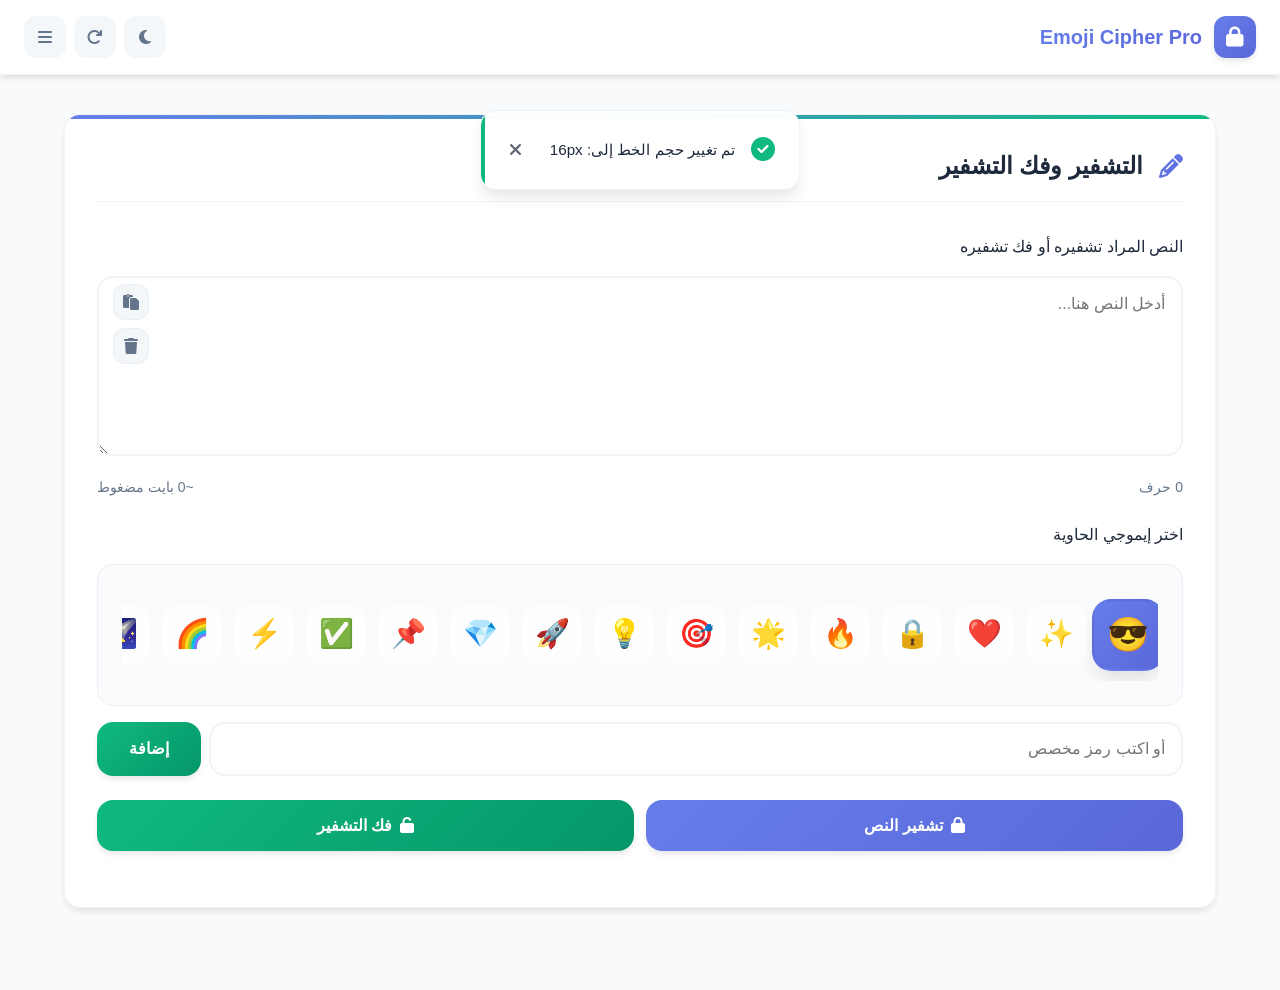
<file: index.html>
<!DOCTYPE html>
<html lang="ar" dir="rtl">
<head>
    <meta charset="utf-8">
    <meta name="viewport" content="width=device-width,initial-scale=1">
    <title>Emoji Cipher Pro — تشفير النصوص داخل إيموجي واحد</title>
    
    <!-- Meta Tags -->
    <meta name="description" content="تطبيق تشفير النصوص داخل الإيموجي - يعمل بدون إنترنت">
    <meta name="keywords" content="تشفير, إيموجي, نص, أمان, خصوصية">
    <meta name="author" content="Emoji Cipher Pro Team">
    
    <!-- PWA Meta Tags -->
    <meta name="theme-color" content="#667eea">
    <meta name="apple-mobile-web-app-capable" content="yes">
    <meta name="apple-mobile-web-app-status-bar-style" content="default">
    <meta name="apple-mobile-web-app-title" content="Emoji Cipher Pro">
    
    <!-- Favicon -->
    <link rel="icon" type="image/svg+xml" href="data:image/svg+xml,<svg xmlns='http://www.w3.org/2000/svg' viewBox='0 0 100 100'><text y='.9em' font-size='90'>🔒</text></svg>">
    
    <!-- Manifest -->
    <link rel="manifest" href="manifest.json">
    
    <!-- Styles -->
    <link rel="stylesheet" href="./assets/css/app.css">
</head>
<body class="theme-default">
    <!-- Navigation Bar -->
    <nav class="navbar">
        <div class="logo">
            <div class="logo-icon">
                <i class="fas fa-lock"></i>
            </div>
            <div class="logo-text">Emoji Cipher Pro</div>
        </div>
        
        <div class="nav-icons">
            <div class="nav-icon" id="toggleTheme" title="تبديل الثيم">
                <i class="fas fa-moon"></i>
            </div>
            <div class="nav-icon" id="resetBtn" title="إعادة تعيين التطبيق">
                <i class="fas fa-redo"></i>
            </div>
            <div class="nav-icon" id="menuToggle" title="فتح القائمة">
                <i class="fas fa-bars"></i>
            </div>
        </div>
    </nav>
    
    <!-- Sidebar -->
    <div class="sidebar">
        <div class="sidebar-header">
            <h2>الإعدادات والقوائم</h2>
            <div class="nav-icon" id="closeSidebar" title="إغلاق القائمة">
                <i class="fas fa-times"></i>
            </div>
        </div>
        
        <div class="sidebar-tabs">
            <div class="sidebar-tab active" data-tab="cipher">
                <i class="fas fa-lock"></i>
                <span>التشفير وفك التشفير</span>
            </div>
            <div class="sidebar-tab" data-tab="history">
                <i class="fas fa-history"></i>
                <span>سجل التشفير</span>
            </div>
            <div class="sidebar-tab" data-tab="settings">
                <i class="fas fa-cog"></i>
                <span>الإعدادات</span>
            </div>
            <div class="sidebar-tab" data-tab="emoji">
                <i class="fas fa-smile"></i>
                <span>إدارة الإيموجي</span>
            </div>
            <div class="sidebar-tab" data-tab="help">
                <i class="fas fa-question-circle"></i>
                <span>المساعدة</span>
            </div>
        </div>
        
        <div class="sidebar-content">
            <div class="advanced-options">
                <h3 id="advancedOptionsToggle">خيارات متقدمة</h3>
                <div class="advanced-options-content">
                    <div class="option-item">
                        <label for="useCompression">
                            <input id="useCompression" type="checkbox" checked/>
                            <i class="fas fa-compress-alt"></i>
                            ضغط النص
                        </label>
                    </div>

                    <div class="option-item">
                        <label for="autoCopyEncodedEmoji">
                            <input id="autoCopyEncodedEmoji" type="checkbox" checked/>
                            <i class="fas fa-copy"></i>
                            نسخ تلقائي للإيموجي المشفر
                        </label>
                    </div>

                    <div class="option-item">
                        <label for="autoCopyDecodedText">
                            <input id="autoCopyDecodedText" type="checkbox" checked/>
                            <i class="fas fa-clipboard-check"></i>
                            نسخ تلقائي للنص المفكوك
                        </label>
                    </div>

                    <div class="option-item">
                        <label for="showNotifications">
                            <input id="showNotifications" type="checkbox" checked/>
                            <i class="fas fa-bell"></i>
                            عرض الإشعارات
                        </label>
                    </div>
                    
                    <div class="option-item">
                        <label for="useEncrypt">
                            <input id="useEncrypt" type="checkbox"/>
                            <i class="fas fa-lock"></i>
                            تشفير بكلمة سر
                        </label>
                    </div>
                    
                    <div id="passwordSection" class="hidden" style="margin-top: 1rem;">
                        <label for="password">كلمة السر</label>
                        <div style="position: relative;">
                            <input id="password" type="password" placeholder="أدخل كلمة السر القوية"/>
                            <button id="togglePassword" type="button" style="position: absolute; left: 10px; top: 50%; transform: translateY(-50%); background: none; border: none; cursor: pointer;">
                                <i class="far fa-eye"></i>
                            </button>
                        </div>

                        <div style="margin-top: 0.75rem;">
                            <label for="encryptionStrength">قوة التشفير</label>
                            <select id="encryptionStrength" style="width: 100%; padding: 0.5rem; margin-top: 0.25rem;">
                                <option value="low">منخفضة (سريع)</option>
                                <option value="medium">متوسطة (متوازن)</option>
                                <option value="high" selected>عالية (آمن)</option>
                            </select>
                        </div>

                        <div style="margin-top: 0.5rem; font-size: 0.75rem; color: #64748b;">
                            <div id="passwordStrength" style="margin-bottom: 0.25rem;">قوة كلمة السر: <span style="color: #ef4444;">ضعيفة</span></div>
                            <div>نصيحة: استخدم 12 حرف على الأقل مع أرقام ورموز</div>
                        </div>
                    <div class="option-item" style="margin-top: 0.75rem; background: transparent; border: none; padding: 0;">
                        <label for="useCustomIterations">
                            <input id="useCustomIterations" type="checkbox"/>
                            <i class="fas fa-cogs"></i>
                            تحديد دورات مخصصة
                        </label>
                    </div>
                    <div id="customIterationsSection" class="hidden" style="margin-top: 0.5rem;">
                        <label for="customIterations">عدد الدورات (الأمان)</label>
                        <input id="customIterations" type="number" min="10000" step="1000" placeholder="e.g., 250000"/>
                        <div style="font-size: 0.75rem; color: #64748b; margin-top: 0.25rem;">
                            القيمة الموصى بها: 100,000 أو أعلى.
                        </div>
                    </div>
                    </div>
                </div>
            </div>
        </div>
    </div>
    
    <!-- Main Container -->
    <div class="container">
        <!-- Cipher Tab -->
        <div class="card tab-content active" id="cipherTab">
            <div class="card-header">
                <i class="fas fa-pencil-alt"></i>
                <h2>التشفير وفك التشفير</h2>
            </div>
            
            <!-- Input Section -->
            <div style="margin-bottom: 1.5rem;">
                <label for="inputText">النص المراد تشفيره أو فك تشفيره</label>
                <div class="textarea-container">
                    <textarea id="inputText" placeholder="أدخل النص هنا..." style="width: 100%; min-height: 180px; margin-bottom: 0.75rem; margin-top: 0.5rem;"></textarea>
                    <div class="input-actions">
                        <button id="pasteBtn" class="icon-btn" title="لصق">
                            <i class="fas fa-paste"></i>
                        </button>
                        <button id="deleteBtn" class="icon-btn" title="حذف الكل">
                            <i class="fas fa-trash"></i>
                        </button>
                    </div>
                </div>
                <div style="display: flex; justify-content: space-between; align-items: center; margin-bottom: 1rem;">
                    <div style="font-size: 0.875rem; color: #64748b;">
                        <span id="charCount">0</span> حرف
                    </div>
                    <div style="font-size: 0.875rem; color: #64748b;">
                        <span id="sizeEstimate">~0 بايت</span> مضغوط
                    </div>
                </div>
            </div>
            
            <!-- Emoji Selection -->
            <div style="margin-bottom: 1.5rem;">
                <label>اختر إيموجي الحاوية</label>
                
                <div class="emoji-slider-container">
                    <button class="slider-control prev" title="السابق">
                        <i class="fas fa-chevron-right"></i>
                    </button>
                    
                    <div class="emoji-slider" id="emojiSlider">
                        <!-- Will be populated by JavaScript -->
                    </div>
                    
                    <button class="slider-control next" title="التالي">
                        <i class="fas fa-chevron-left"></i>
                    </button>
                </div>
                
                <div style="display: flex; gap: 0.5rem; margin-top: 0.75rem;">
                    <input id="customChar" placeholder="أو اكتب رمز مخصص" style="flex: 1;"/>
                    <button id="addCustomEmoji" class="btn-secondary">إضافة</button>
                </div>
            </div>
            
            <!-- Action Buttons -->
            <div style="display: flex; gap: 0.75rem; flex-wrap: wrap; margin-bottom: 1.5rem;">
                <button id="encodeBtn" class="btn-primary" style="flex: 1;">
                    <i class="fas fa-lock"></i>
                    تشفير النص
                </button>
                <button id="decodeBtn" class="btn-secondary" style="flex: 1;">
                    <i class="fas fa-unlock"></i>
                    فك التشفير
                </button>
            </div>
            
            <!-- Results Section -->
            <div class="results-section" id="resultsSection" style="display: none;">
                <div class="card-header">
                    <i class="fas fa-code"></i>
                    <h3>النتيجة</h3>
                </div>
                
                <div class="textarea-container">
                    <textarea id="output" placeholder="النتيجة ستظهر هنا..." readonly style="width: 100%; min-height: 120px; margin-bottom: 1rem;"></textarea>
                    <div class="output-actions">
                        <button id="copyBtn" class="icon-btn" title="نسخ النتيجة">
                            <i class="far fa-copy"></i>
                        </button>
                        <button id="shareBtn" class="icon-btn" title="مشاركة">
                            <i class="fas fa-share"></i>
                        </button>
                    </div>
                </div>

                <!-- Statistics -->
                <div id="statsSection" style="display: grid; grid-template-columns: 1fr 1fr; gap: 0.75rem; margin-bottom: 1rem;">
                    <div style="background: rgba(59, 130, 246, 0.1); padding: 0.75rem; border-radius: 0.75rem;">
                        <div style="font-size: 0.75rem; color: #2563eb;">الحجم الأصلي</div>
                        <div id="originalSize" style="font-weight: bold;">0 بايت</div>
                    </div>
                    <div style="background: rgba(16, 185, 129, 0.1); padding: 0.75rem; border-radius: 0.75rem;">
                        <div style="font-size: 0.75rem; color: #059669;">بعد المعالجة</div>
                        <div id="compressedSize" style="font-weight: bold;">0 بايت</div>
                    </div>
                </div>
            </div>
        </div>
        
        <!-- History Tab -->
        <div class="card tab-content" id="historyTab">
            <div class="card-header">
                <i class="fas fa-history"></i>
                <h2>سجل التشفير</h2>
            </div>
            
            <div style="display: flex; justify-content: space-between; align-items: center; margin-bottom: 1rem;">
                <span id="historyCount">0 عنصر محفوظ</span>
                <button id="clearHistory" class="btn-secondary" style="background: #ef4444;">
                    <i class="fas fa-trash"></i> مسح السجل
                </button>
            </div>
            
            <div id="historyList" style="max-height: 500px; overflow-y: auto;">
                <!-- Will be populated by JavaScript -->
            </div>
            
            <p id="emptyHistory" style="text-align: center; padding: 2.5rem 0; color: #64748b;">
                <i class="fas fa-inbox" style="font-size: 3rem; margin-bottom: 0.5rem; display: block;"></i>
                لا توجد عناصر في السجل بعد
            </p>
        </div>
        
        <!-- Settings Tab -->
        <div class="card tab-content" id="settingsTab">
            <div class="card-header">
                <i class="fas fa-cog"></i>
                <h2>الإعدادات</h2>
            </div>
            
            <div style="display: flex; flex-direction: column; gap: 1.5rem;">
                <div>
                    <h3 style="margin-bottom: 0.75rem;">إعدادات الثيم</h3>
                    <div style="display: flex; flex-direction: column; gap: 0.75rem;">
                        <div class="setting-item">
                            <label for="autoThemeToggle">الوضع التلقائي</label>
                            <label class="switch">
                                <input type="checkbox" id="autoThemeToggle">
                                <span class="slider"></span>
                            </label>
                        </div>
                        <div class="setting-item">
                            <label for="darkThemeToggle">الوضع الداكن دائماً</label>
                            <label class="switch">
                                <input type="checkbox" id="darkThemeToggle">
                                <span class="slider"></span>
                            </label>
                        </div>
                    </div>
                </div>
                
                <div>
                    <h3 style="margin-bottom: 0.75rem;">إعدادات الخط</h3>
                    
                    <div style="margin-bottom: 1rem;">
                        <label for="fontSizeSelector">حجم الخط</label>
                        <select id="fontSizeSelector" style="width: 100%; padding: 0.75rem; margin-top: 0.5rem;">
                            <option value="14px">صغير جداً (14px)</option>
                            <option value="16px" selected>صغير (16px)</option>
                            <option value="18px">متوسط (18px)</option>
                            <option value="20px">كبير (20px)</option>
                            <option value="22px">كبير جداً (22px)</option>
                            <option value="24px">ضخم (24px)</option>
                        </select>
                    </div>
                </div>
                
                <div>
                    <h3 style="margin-bottom: 0.75rem;">ثيمات الألوان</h3>
                    <select id="themeSelector" style="width: 100%; padding: 0.75rem; margin-bottom: 0.75rem;">
                        <option value="default">🌟 افتراضي (أزرق بنفسجي)</option>
                        <option value="blue-sky">☁️ سماء زرقاء</option>
                        <option value="green-forest">🌲 غابة خضراء</option>
                        <option value="purple-dream">💜 حلم أرجواني</option>
                        <option value="sunset-glow">🌅 توهج الغروب</option>
                        <option value="cyber-pink">💖 سايبر وردي</option>
                        <option value="elegant-night">🌙 ليل أنيق</option>
                        <option value="nature-calm">🍃 طبيعة هادئة</option>
                    </select>
                    
                    <div>
                        <label>معاينة الثيم</label>
                        <div id="themePreview" style="padding: 1rem; border-radius: 0.75rem; background: linear-gradient(135deg, var(--primary), var(--secondary)); color: white; text-align: center; margin-top: 0.5rem;">
                            <div style="display: flex; align-items: center; justify-content: center; gap: 0.5rem; margin-bottom: 0.5rem;">
                                <i class="fas fa-palette"></i>
                                <span>معاينة الثيم المختار</span>
                            </div>
                            <div style="display: flex; justify-content: center; gap: 0.5rem;">
                                <div style="width: 1rem; height: 1rem; border-radius: 50%; background: rgba(255,255,255,0.8);"></div>
                                <div style="width: 1rem; height: 1rem; border-radius: 50%; background: rgba(255,255,255,0.6);"></div>
                                <div style="width: 1rem; height: 1rem; border-radius: 50%; background: rgba(255,255,255,0.4);"></div>
                            </div>
                        </div>
                    </div>
                </div>
            </div>
        </div>
        
        <!-- Emoji Management Tab -->
        <div class="card tab-content" id="emojiTab">
            <div class="card-header">
                <i class="fas fa-smile"></i>
                <h2>إدارة الإيموجي</h2>
            </div>
            
            <div style="margin-bottom: 1rem;">
                <label for="newEmoji">إضافة إيموجي جديد</label>
                <div style="display: flex; gap: 0.5rem; margin-top: 0.5rem;">
                    <input id="newEmoji" placeholder="أدخل إيموجي جديد" style="flex: 1;"/>
                    <button id="addEmojiBtn" class="btn-primary">إضافة</button>
                </div>
            </div>
            
            <div style="margin-bottom: 1rem;">
                <label>الإيموجيات المفضلة</label>
                <div id="customEmojiList" style="background: #f8fafc; border-radius: 0.75rem; padding: 0.75rem; min-height: 100px; max-height: 300px; overflow-y: auto; margin-top: 0.5rem;">
                    <!-- Will be populated by JavaScript -->
                </div>
            </div>
            
            <button id="resetEmoji" class="btn-secondary" style="width: 100%; background: #ef4444;">
                <i class="fas fa-undo"></i> إعادة تعيين الإيموجي الافتراضية
            </button>
        </div>
        
        <!-- Help Tab -->
        <div class="card tab-content" id="helpTab">
            <div class="card-header">
                <i class="fas fa-question-circle"></i>
                <h2>المساعدة</h2>
            </div>
            
            <div style="display: flex; flex-direction: column; gap: 1rem;">
                <div>
                    <h3 style="margin-bottom: 0.5rem;">كيفية الاستخدام</h3>
                    <ol style="padding-right: 1.25rem; color: #64748b; font-size: 0.875rem; line-height: 1.6;">
                        <li>أدخل النص الذي تريد تشفيره في مربع الإدخال</li>
                        <li>اختر إيموجي ليكون غلافاً للنص المشفر</li>
                        <li>اضغط ��لى زر "تشفير النص"</li>
                        <li>استخدم النتيجة المشفرة في أي مكان تريد</li>
                        <li>لفك التشفير، الصق النص المشفر واضغط على "فك التشفير"</li>
                    </ol>
                </div>
                
                <div>
                    <h3 style="margin-bottom: 0.5rem;">نصائح مهمة</h3>
                    <ul style="padding-right: 1.25rem; color: #64748b; font-size: 0.875rem; line-height: 1.6;">
                        <li>احفظ كلمة السر في مكان آمن إذا استخدمت التشفير</li>
                        <li>يمكنك إضافة إيموجي مخصص عن طريق كتابته في الحقل المخصص</li>
                        <li>استخدم الضغط لتقليل حجم النص المشفر</li>
                        <li>يمكنك تعديل الإعدادات حسب تفضيلاتك</li>
                        <li>التطبيق يعمل بدون اتصال بالإنترنت بعد التحميل الأول</li>
                    </ul>
                </div>
                
                <div>
                    <h3 style="margin-bottom: 0.5rem;">اختصارات لوحة المفاتيح</h3>
                    <div style="font-size: 0.875rem;">
                        <div style="display: flex; justify-content: space-between; margin-bottom: 0.25rem;">
                            <span>Ctrl + Enter</span>
                            <span style="color: #64748b;">تشفير النص</span>
                        </div>
                        <div style="display: flex; justify-content: space-between; margin-bottom: 0.25rem;">
                            <span>Ctrl + Shift + Enter</span>
                            <span style="color: #64748b;">فك التشفير</span>
                        </div>
                        <div style="display: flex; justify-content: space-between; margin-bottom: 0.25rem;">
                            <span>Escape</span>
                            <span style="color: #64748b;">إغلاق القائمة</span>
                        </div>
                        <div style="display: flex; justify-content: space-between;">
                            <span>F1</span>
                            <span style="color: #64748b;">فتح المساعدة</span>
                        </div>
                    </div>
                </div>
                
                <div>
                    <h3 style="margin-bottom: 0.5rem;">معلومات التطبيق</h3>
                    <div style="font-size: 0.875rem; color: #64748b;">
                        <p><strong>الإصدار:</strong> 2.0.0 (محسن)</p>
                        <p><strong>تاريخ الإنشاء:</strong> 2024</p>
                        <p><strong>المطور:</strong> Emoji Cipher Pro Team</p>
                        <p><strong>الترخيص:</strong> MIT License</p>
                        <p><strong>الميزات:</strong> يعمل بدون إنترنت، تشفير آمن، ضغط البيانات</p>
                    </div>
                </div>
            </div>
        </div>
    </div>

    <!-- Toast Container -->
    <div class="toast-container" id="toastContainer"></div>

    <!-- Scripts -->
    <script type="module" src="./assets/js/app.js"></script>
    
    <!-- Service Worker Registration -->
    <script>
        if ('serviceWorker' in navigator) {
            window.addEventListener('load', function() {
                navigator.serviceWorker.register('./sw.js')
                    .then(function(registration) {
                        console.log('ServiceWorker registration successful');
                    })
                    .catch(function(err) {
                        console.log('ServiceWorker registration failed: ', err);
                    });
            });
        }
    </script>
</body>
</html>
</file>
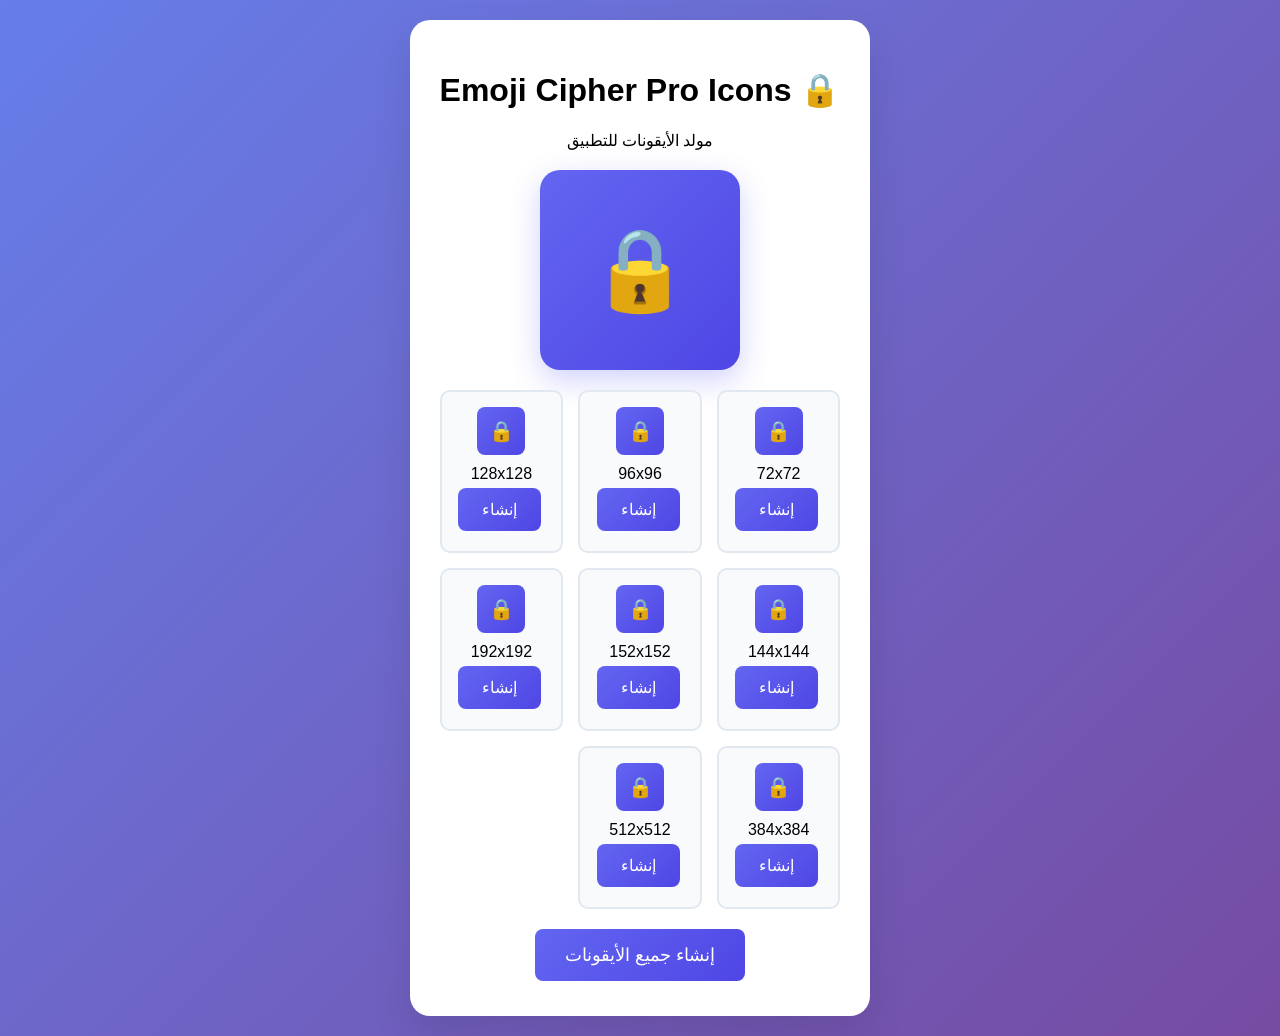
<file: assets/icons/icon-generator.html>
<!DOCTYPE html>
<html lang="ar" dir="rtl">
<head>
    <meta charset="UTF-8">
    <meta name="viewport" content="width=device-width, initial-scale=1.0">
    <title>Icon Generator - Emoji Cipher Pro</title>
    <style>
        body {
            font-family: 'Segoe UI', Tahoma, Geneva, Verdana, sans-serif;
            margin: 0;
            padding: 20px;
            background: linear-gradient(135deg, #667eea 0%, #764ba2 100%);
            min-height: 100vh;
            display: flex;
            align-items: center;
            justify-content: center;
        }
        .container {
            background: white;
            border-radius: 20px;
            padding: 30px;
            box-shadow: 0 20px 40px rgba(0,0,0,0.1);
            text-align: center;
            max-width: 500px;
        }
        .icon-preview {
            width: 200px;
            height: 200px;
            margin: 20px auto;
            border-radius: 20px;
            background: linear-gradient(135deg, #6366f1, #4f46e5);
            display: flex;
            align-items: center;
            justify-content: center;
            font-size: 80px;
            color: white;
            box-shadow: 0 10px 30px rgba(99, 102, 241, 0.3);
        }
        .sizes {
            display: grid;
            grid-template-columns: repeat(auto-fit, minmax(100px, 1fr));
            gap: 15px;
            margin-top: 20px;
        }
        .size-item {
            background: #f8fafc;
            padding: 15px;
            border-radius: 10px;
            border: 2px solid #e2e8f0;
        }
        .size-preview {
            width: 48px;
            height: 48px;
            margin: 0 auto 10px;
            border-radius: 8px;
            background: linear-gradient(135deg, #6366f1, #4f46e5);
            display: flex;
            align-items: center;
            justify-content: center;
            color: white;
            font-size: 20px;
        }
        button {
            background: linear-gradient(135deg, #6366f1, #4f46e5);
            color: white;
            border: none;
            padding: 12px 24px;
            border-radius: 8px;
            cursor: pointer;
            font-size: 16px;
            margin: 5px;
            transition: transform 0.2s;
        }
        button:hover {
            transform: translateY(-2px);
        }
    </style>
</head>
<body>
    <div class="container">
        <h1>🔒 Emoji Cipher Pro Icons</h1>
        <p>مولد الأيقونات للتطبيق</p>
        
        <div class="icon-preview" id="mainIcon">
            🔒
        </div>
        
        <div class="sizes">
            <div class="size-item">
                <div class="size-preview">🔒</div>
                <div>72x72</div>
                <button onclick="generateIcon(72)">إنشاء</button>
            </div>
            <div class="size-item">
                <div class="size-preview">🔒</div>
                <div>96x96</div>
                <button onclick="generateIcon(96)">إنشاء</button>
            </div>
            <div class="size-item">
                <div class="size-preview">🔒</div>
                <div>128x128</div>
                <button onclick="generateIcon(128)">إنشاء</button>
            </div>
            <div class="size-item">
                <div class="size-preview">🔒</div>
                <div>144x144</div>
                <button onclick="generateIcon(144)">إنشاء</button>
            </div>
            <div class="size-item">
                <div class="size-preview">🔒</div>
                <div>152x152</div>
                <button onclick="generateIcon(152)">إنشاء</button>
            </div>
            <div class="size-item">
                <div class="size-preview">🔒</div>
                <div>192x192</div>
                <button onclick="generateIcon(192)">إنشاء</button>
            </div>
            <div class="size-item">
                <div class="size-preview">🔒</div>
                <div>384x384</div>
                <button onclick="generateIcon(384)">إنشاء</button>
            </div>
            <div class="size-item">
                <div class="size-preview">🔒</div>
                <div>512x512</div>
                <button onclick="generateIcon(512)">إنشاء</button>
            </div>
        </div>
        
        <button onclick="generateAllIcons()" style="margin-top: 20px; font-size: 18px; padding: 15px 30px;">
            إنشاء جميع الأيقونات
        </button>
    </div>

    <script>
        function generateIcon(size) {
            const canvas = document.createElement('canvas');
            canvas.width = size;
            canvas.height = size;
            const ctx = canvas.getContext('2d');
            
            // Background gradient
            const gradient = ctx.createLinearGradient(0, 0, size, size);
            gradient.addColorStop(0, '#6366f1');
            gradient.addColorStop(1, '#4f46e5');
            ctx.fillStyle = gradient;
            ctx.fillRect(0, 0, size, size);
            
            // Add rounded corners
            ctx.globalCompositeOperation = 'destination-in';
            ctx.beginPath();
            ctx.roundRect(0, 0, size, size, size * 0.1);
            ctx.fill();
            ctx.globalCompositeOperation = 'source-over';
            
            // Add lock icon
            ctx.fillStyle = 'white';
            ctx.font = `${size * 0.4}px Arial`;
            ctx.textAlign = 'center';
            ctx.textBaseline = 'middle';
            ctx.fillText('🔒', size / 2, size / 2);
            
            // Download
            const link = document.createElement('a');
            link.download = `icon-${size}x${size}.png`;
            link.href = canvas.toDataURL();
            link.click();
        }
        
        function generateAllIcons() {
            const sizes = [72, 96, 128, 144, 152, 192, 384, 512];
            sizes.forEach((size, index) => {
                setTimeout(() => generateIcon(size), index * 500);
            });
        }
        
        // Add roundRect polyfill for older browsers
        if (!CanvasRenderingContext2D.prototype.roundRect) {
            CanvasRenderingContext2D.prototype.roundRect = function(x, y, width, height, radius) {
                this.beginPath();
                this.moveTo(x + radius, y);
                this.lineTo(x + width - radius, y);
                this.quadraticCurveTo(x + width, y, x + width, y + radius);
                this.lineTo(x + width, y + height - radius);
                this.quadraticCurveTo(x + width, y + height, x + width - radius, y + height);
                this.lineTo(x + radius, y + height);
                this.quadraticCurveTo(x, y + height, x, y + height - radius);
                this.lineTo(x, y + radius);
                this.quadraticCurveTo(x, y, x + radius, y);
                this.closePath();
            };
        }
    </script>
</body>
</html>
</file>
<file: assets/css/app.css>
@font-face{font-family:'Font Awesome 6 Free';font-style:normal;font-weight:900;font-display:swap;src:url('../fonts/fa-solid-900.woff2') format('woff2');}@font-face{font-family:'Font Awesome 6 Free';font-style:normal;font-weight:400;font-display:swap;src:url('../fonts/fa-regular-400.woff2') format('woff2');}@font-face{font-family:'Font Awesome 6 Brands';font-style:normal;font-weight:400;font-display:swap;src:url('../fonts/fa-brands-400.woff2') format('woff2');}.fa,.fas,.far,.fab{font-family:'Font Awesome 6 Free';font-weight:900;font-style:normal;font-variant:normal;text-rendering:auto;line-height:1;-webkit-font-smoothing:antialiased;-moz-osx-font-smoothing:grayscale;}.far{font-weight:400;}.fab{font-family:'Font Awesome 6 Brands';font-weight:400;}.fa-lock::before{content:"\f023";}.fa-unlock::before{content:"\f09c";}.fa-moon::before{content:"\f186";}.fa-sun::before{content:"\f185";}.fa-bars::before{content:"\f0c9";}.fa-times::before{content:"\f00d";}.fa-redo::before{content:"\f01e";}.fa-copy::before{content:"\f0c5";}.fa-download::before{content:"\f019";}.fa-check::before{content:"\f00c";}.fa-check-circle::before{content:"\f058";}.fa-exclamation-circle::before{content:"\f06a";}.fa-info-circle::before{content:"\f05a";}.fa-exclamation-triangle::before{content:"\f071";}.fa-history::before{content:"\f1da";}.fa-cog::before{content:"\f013";}.fa-cogs::before{content:"\f085";}.fa-smile::before{content:"\f118";}.fa-question-circle::before{content:"\f059";}.fa-compress-alt::before{content:"\f422";}.fa-clipboard-check::before{content:"\f46c";}.fa-pencil-alt::before{content:"\f303";}.fa-code::before{content:"\f121";}.fa-trash::before{content:"\f1f8";}.fa-inbox::before{content:"\f01c";}.fa-paste::before{content:"\f0ea";}.fa-share::before{content:"\f064";}.fa-palette::before{content:"\f53f";}.fa-undo::before{content:"\f0e2";}.fa-chevron-right::before{content:"\f054";}.fa-chevron-left::before{content:"\f053";}.fa-eye::before{content:"\f06e";}.fa-eye-slash::before{content:"\f070";}.fa-grip-vertical::before{content:"\f58e";}:root{--primary:#667eea;--primary-dark:#5a67d8;--secondary:#10b981;--accent:#f59e0b;--bg-light:#ffffff;--bg-gray:#f8fafc;--bg-dark:#0f172a;--text-light:#1e293b;--text-gray:#64748b;--text-dark:#f8fafc;--success:#10b981;--error:#ef4444;--warning:#f59e0b;--info:#3b82f6;--shadow:0 4px 6px -1px rgba(0,0,0,0.1);--shadow-lg:0 10px 15px -3px rgba(0,0,0,0.1);--transition:0.2s ease;--radius:0.75rem;--radius-lg:1rem;}.theme-blue-sky{--primary:#0ea5e9;--secondary:#06b6d4;}.theme-green-forest{--primary:#059669;--secondary:#65a30d;}.theme-purple-dream{--primary:#8b5cf6;--secondary:#ec4899;}.theme-sunset-glow{--primary:#f97316;--secondary:#dc2626;}.theme-cyber-pink{--primary:#ec4899;--secondary:#8b5cf6;}.theme-elegant-night{--primary:#6366f1;--secondary:#14b8a6;}.theme-nature-calm{--primary:#16a34a;--secondary:#0891b2;}*{box-sizing:border-box;margin:0;padding:0;}body{font-family:-apple-system,BlinkMacSystemFont,'Segoe UI',Roboto,'Helvetica Neue',Arial,sans-serif;line-height:1.6;color:var(--text-light);background:var(--bg-gray);min-height:100vh;direction:rtl;text-align:right;transition:all var(--transition);}.dark body{color:var(--text-dark);background:var(--bg-dark);}.navbar{position:fixed;top:0;left:0;right:0;z-index:1000;background:rgba(255,255,255,0.95);backdrop-filter:blur(10px);border-bottom:1px solid rgba(226,232,240,0.5);padding:1rem 1.5rem;display:flex;justify-content:space-between;align-items:center;box-shadow:var(--shadow);}.dark .navbar{background:rgba(30,41,59,0.95);border-bottom:1px solid rgba(51,65,85,0.5);}.logo{display:flex;align-items:center;gap:0.75rem;}.logo-icon{width:42px;height:42px;background:linear-gradient(135deg,var(--primary),var(--primary-dark));border-radius:var(--radius);display:flex;align-items:center;justify-content:center;color:white;font-size:1.25rem;box-shadow:var(--shadow);transition:all var(--transition);}.logo-icon:hover{transform:scale(1.05);}.logo-text{font-size:1.25rem;font-weight:700;background:linear-gradient(135deg,var(--primary),var(--primary-dark));-webkit-background-clip:text;-webkit-text-fill-color:transparent;background-clip:text;}.nav-icons{display:flex;gap:0.5rem;}.nav-icon{width:42px;height:42px;border-radius:var(--radius);display:flex;align-items:center;justify-content:center;background:rgba(241,245,249,0.8);color:var(--text-gray);cursor:pointer;transition:all var(--transition);border:none;}.nav-icon:hover{background:var(--primary);color:white;transform:translateY(-2px);box-shadow:var(--shadow-lg);}.dark .nav-icon{background:rgba(51,65,85,0.8);color:var(--text-dark);}.sidebar{position:fixed;top:0;right:-380px;width:350px;height:100vh;background:rgba(255,255,255,0.95);backdrop-filter:blur(15px);border-left:1px solid rgba(226,232,240,0.5);z-index:1001;transition:right 0.4s ease;overflow-y:auto;box-shadow:var(--shadow-lg);}.sidebar.open{right:0;}.dark .sidebar{background:rgba(30,41,59,0.95);border-left:1px solid rgba(51,65,85,0.5);}.sidebar-header{padding:1.5rem;border-bottom:1px solid rgba(226,232,240,0.5);display:flex;justify-content:space-between;align-items:center;background:linear-gradient(135deg,var(--primary),var(--primary-dark));color:white;}.dark .sidebar-header{border-bottom:1px solid rgba(51,65,85,0.5);}.sidebar-header h2{margin:0;font-size:1.125rem;font-weight:600;}.sidebar-tabs{padding:1rem 0;}.sidebar-tab{display:flex;align-items:center;gap:0.75rem;padding:1rem 1.5rem;margin:0.25rem 1rem;border-radius:var(--radius-lg);cursor:pointer;transition:all var(--transition);color:var(--text-gray);background:transparent;}.sidebar-tab:hover,.sidebar-tab.active{color:var(--primary);background:rgba(102,126,234,0.1);transform:translateX(-5px);box-shadow:var(--shadow);}.dark .sidebar-tab:hover,.dark .sidebar-tab.active{color:var(--primary);background:rgba(102,126,234,0.2);}.sidebar-content{padding:1rem 1.5rem;}.advanced-options{background:rgba(248,250,252,0.8);border-radius:var(--radius-lg);padding:1.5rem;border:1px solid rgba(226,232,240,0.5);}.dark .advanced-options{background:rgba(51,65,85,0.8);border-color:rgba(71,85,105,0.5);}.advanced-options h3{margin-bottom:1rem;font-weight:600;color:var(--primary);font-size:1.1rem;cursor:pointer;display:flex;justify-content:space-between;align-items:center;}.advanced-options h3::after{content:'\f077';font-family:'Font Awesome 6 Free';font-weight:900;transition:transform var(--transition);}.advanced-options h3.collapsed::after{transform:rotate(180deg);}.advanced-options-content{max-height:1000px;overflow:hidden;transition:max-height 0.4s ease,opacity 0.4s ease;opacity:1;}.advanced-options-content.collapsed{max-height:0;opacity:0;}.option-item{margin-bottom:0.75rem;}.option-item label{display:flex;align-items:center;gap:0.75rem;padding:1rem;border-radius:var(--radius-lg);cursor:pointer;transition:all var(--transition);background:rgba(255,255,255,0.8);border:1px solid rgba(226,232,240,0.5);font-weight:500;}.option-item label:hover{border-color:var(--primary);transform:translateX(-3px);box-shadow:var(--shadow);}.dark .option-item label{background:rgba(15,23,42,0.8);border-color:rgba(71,85,105,0.5);color:var(--text-dark);}#customEmojiList .dragging{opacity:0.5;background:rgba(102,126,234,0.1);}.textarea-container{position:relative;}#inputText{padding-left:60px;}.input-actions{position:absolute;top:1rem;left:1rem;display:flex;flex-direction:column;gap:0.5rem;margin:0;}.container{margin-top:90px;padding:1.5rem;max-width:1200px;margin-left:auto;margin-right:auto;}.card{background:rgba(255,255,255,0.9);backdrop-filter:blur(10px);border-radius:var(--radius-lg);padding:2rem;margin-bottom:2rem;box-shadow:var(--shadow);border:1px solid rgba(226,232,240,0.5);transition:all var(--transition);position:relative;overflow:hidden;}.card::before{content:'';position:absolute;top:0;left:0;right:0;height:4px;background:linear-gradient(90deg,var(--primary),var(--secondary));}.card:hover{transform:translateY(-4px);box-shadow:var(--shadow-lg);}.dark .card{background:rgba(30,41,59,0.9);border:1px solid rgba(51,65,85,0.5);}.card-header{display:flex;align-items:center;gap:1rem;margin-bottom:2rem;padding-bottom:1rem;border-bottom:1px solid rgba(226,232,240,0.5);}.dark .card-header{border-bottom:1px solid rgba(51,65,85,0.5);}.card-header i{font-size:1.5rem;background:linear-gradient(135deg,var(--primary),var(--primary-dark));-webkit-background-clip:text;-webkit-text-fill-color:transparent;background-clip:text;}.card-header h2,.card-header h3{margin:0;color:var(--text-light);font-weight:600;}.dark .card-header h2,.dark .card-header h3{color:var(--text-dark);}input,textarea,select{width:100%;padding:1rem;border:2px solid rgba(226,232,240,0.5);border-radius:var(--radius-lg);background:rgba(255,255,255,0.8);font-size:1rem;font-family:inherit;transition:all var(--transition);color:var(--text-light);}input:focus,textarea:focus,select:focus{outline:none;border-color:var(--primary);box-shadow:0 0 0 4px rgba(102,126,234,0.1);background:rgba(255,255,255,0.95);}.dark input,.dark textarea,.dark select{background:rgba(15,23,42,0.8);border-color:rgba(71,85,105,0.5);color:var(--text-dark);}.dark input:focus,.dark textarea:focus,.dark select:focus{border-color:var(--primary);background:rgba(15,23,42,0.95);}label{display:block;margin-bottom:0.5rem;font-weight:500;color:var(--text-light);}.dark label{color:var(--text-dark);}.btn-primary,.btn-secondary{padding:1rem 2rem;border-radius:var(--radius-lg);font-weight:600;font-size:1rem;border:none;cursor:pointer;transition:all var(--transition);display:inline-flex;align-items:center;justify-content:center;gap:0.5rem;text-decoration:none;font-family:inherit;}.btn-primary{background:linear-gradient(135deg,var(--primary),var(--primary-dark));color:white;box-shadow:var(--shadow);}.btn-primary:hover{transform:translateY(-2px);box-shadow:var(--shadow-lg);}.btn-secondary{background:linear-gradient(135deg,var(--secondary),#059669);color:white;box-shadow:var(--shadow);}.btn-secondary:hover{transform:translateY(-2px);box-shadow:var(--shadow-lg);}.emoji-slider-container{position:relative;background:rgba(248,250,252,0.8);border-radius:var(--radius-lg);padding:1.5rem;border:1px solid rgba(226,232,240,0.5);margin:1rem 0;}.dark .emoji-slider-container{background:rgba(51,65,85,0.8);border-color:rgba(71,85,105,0.5);}.emoji-slider{display:flex;gap:0.75rem;overflow-x:auto;padding:1rem 0;scroll-behavior:smooth;}.emoji-slider::-webkit-scrollbar{height:8px;}.emoji-slider::-webkit-scrollbar-track{background:rgba(226,232,240,0.5);border-radius:var(--radius);}.emoji-slider::-webkit-scrollbar-thumb{background:linear-gradient(90deg,var(--primary),var(--primary-dark));border-radius:var(--radius);}.emoji-item{min-width:60px;height:60px;display:flex;align-items:center;justify-content:center;font-size:1.75rem;border-radius:var(--radius-lg);cursor:pointer;transition:all var(--transition);background:rgba(255,255,255,0.8);border:2px solid transparent;}.emoji-item:hover{transform:scale(1.15);border-color:var(--primary);box-shadow:var(--shadow-lg);}.emoji-item.active{background:linear-gradient(135deg,var(--primary),var(--primary-dark));color:white;transform:scale(1.2);box-shadow:var(--shadow-lg);}.slider-control{display:none;}.slider-control:hover{background:var(--primary);color:white;transform:translateY(-50%) scale(1.1);}.slider-control.prev{right:15px;}.slider-control.next{left:15px;}.results-section{background:rgba(248,250,252,0.8);border:1px solid rgba(226,232,240,0.5);border-radius:var(--radius-lg);padding:2rem;margin-top:2rem;display:block;position:relative;}.results-section::before{content:'';position:absolute;top:0;left:0;right:0;height:3px;background:linear-gradient(90deg,var(--success),var(--info));}.dark .results-section{background:rgba(51,65,85,0.8);border-color:rgba(71,85,105,0.5);}#output.has-content{border-left:4px solid var(--success);background:rgba(240,253,244,0.8);}.dark #output.has-content{background:rgba(6,78,59,0.8);}#statsSection > div{background:rgba(255,255,255,0.8);border:1px solid rgba(226,232,240,0.5);border-radius:var(--radius-lg);padding:1rem;text-align:center;transition:all var(--transition);}#statsSection > div:hover{transform:translateY(-3px);box-shadow:var(--shadow-lg);}.dark #statsSection > div{background:rgba(15,23,42,0.8);border-color:rgba(71,85,105,0.5);}.setting-item{background:rgba(255,255,255,0.8);border:1px solid rgba(226,232,240,0.5);border-radius:var(--radius-lg);padding:1.25rem;margin-bottom:1rem;transition:all var(--transition);display:flex;align-items:center;justify-content:space-between;}.setting-item:hover{border-color:var(--primary);transform:translateX(-3px);box-shadow:var(--shadow);}.dark .setting-item{background:rgba(15,23,42,0.8);border-color:rgba(71,85,105,0.5);}.switch{position:relative;display:inline-block;width:60px;height:30px;}.switch input{opacity:0;width:0;height:0;}.slider{position:absolute;cursor:pointer;top:0;left:0;right:0;bottom:0;background:#cbd5e1;transition:var(--transition);border-radius:30px;}.slider:before{position:absolute;content:"";height:24px;width:24px;left:3px;bottom:3px;background:white;transition:var(--transition);border-radius:50%;box-shadow:var(--shadow);}input:checked + .slider{background:var(--primary);}input:checked + .slider:before{transform:translateX(30px);}.toast-container{position:fixed;top:110px;left:50%;transform:translateX(-50%);z-index:10000;display:flex;flex-direction:column;gap:0.75rem;pointer-events:none;}.toast{background:rgba(255,255,255,0.95);backdrop-filter:blur(15px);border-radius:var(--radius-lg);padding:1.25rem 1.5rem;box-shadow:var(--shadow-lg);border:1px solid rgba(226,232,240,0.5);display:flex;align-items:center;gap:1rem;pointer-events:auto;animation:toastSlideIn 0.4s ease;min-width:320px;max-width:480px;position:relative;overflow:hidden;}.toast::before{content:'';position:absolute;top:0;left:0;width:4px;height:100%;background:var(--primary);}.toast.success::before{background:var(--success);}.toast.error::before{background:var(--error);}.toast.warning::before{background:var(--warning);}.toast.info::before{background:var(--info);}@keyframes toastSlideIn{from{opacity:0;transform:translateY(-30px) scale(0.95);}to{opacity:1;transform:translateY(0) scale(1);}}.toast .icon{font-size:1.5rem;flex-shrink:0;}.toast.success .icon{color:var(--success);}.toast.error .icon{color:var(--error);}.toast.info .icon{color:var(--info);}.toast.warning .icon{color:var(--warning);}.toast .message{flex:1;font-size:0.95rem;line-height:1.5;font-weight:500;}.toast .close-btn{background:none;border:none;color:inherit;cursor:pointer;opacity:0.7;padding:0.25rem;font-size:1.1rem;flex-shrink:0;transition:all var(--transition);border-radius:var(--radius);}.toast .close-btn:hover{opacity:1;background:rgba(0,0,0,0.1);}.dark .toast{background:rgba(30,41,59,0.95);border:1px solid rgba(71,85,105,0.5);color:var(--text-dark);}.tab-content{display:none;}.tab-content.active{display:block;animation:fadeInUp 0.4s ease;}@keyframes fadeInUp{from{opacity:0;transform:translateY(20px);}to{opacity:1;transform:translateY(0);}}.sidebar-overlay{position:fixed;top:0;left:0;width:100%;height:100%;background:rgba(0,0,0,0.6);backdrop-filter:blur(3px);z-index:999;opacity:0;visibility:hidden;transition:all var(--transition);pointer-events:none;}.sidebar-overlay.active{opacity:1;visibility:visible;pointer-events:auto;}body.sidebar-open{overflow:hidden;}.hidden{display:none !important;}@media (max-width:768px){.container{padding:1rem;margin-top:80px;}.sidebar{width:100%;right:-100%;}.card{padding:1.5rem;margin-bottom:1.5rem;}.emoji-item{min-width:50px;height:50px;font-size:1.5rem;}.toast{min-width:300px;max-width:90vw;}.nav-icon{width:38px;height:38px;}.logo-icon{width:38px;height:38px;font-size:1.125rem;}.logo-text{font-size:1.125rem;}}@media (max-width:480px){.navbar{padding:1rem;}.card{padding:1.25rem;border-radius:var(--radius-lg);}.btn-primary,.btn-secondary{padding:0.75rem 1.5rem;font-size:0.9rem;}.emoji-item{min-width:45px;height:45px;font-size:1.25rem;}.slider-control{width:35px;height:35px;font-size:0.875rem;}}*:focus-visible{outline:3px solid var(--primary);outline-offset:2px;border-radius:var(--radius);}::-webkit-scrollbar{width:10px;height:10px;}::-webkit-scrollbar-track{background:rgba(241,245,249,0.5);border-radius:var(--radius);}::-webkit-scrollbar-thumb{background:linear-gradient(135deg,var(--primary),var(--primary-dark));border-radius:var(--radius);}::-webkit-scrollbar-thumb:hover{background:linear-gradient(135deg,var(--primary-dark),var(--primary));}.dark::-webkit-scrollbar-track{background:rgba(51,65,85,0.5);}.dark::-webkit-scrollbar-thumb{background:linear-gradient(135deg,#64748b,#475569);}.textarea-container{position:relative;}#inputText,#output{padding-left:55px;padding-right:1rem;}.input-actions,.output-actions{position:absolute;top:1rem;left:1rem;display:flex;flex-direction:column;gap:0.5rem;z-index:5;}.icon-btn{background:rgba(241,245,249,0.8);color:var(--text-gray);border:1px solid rgba(226,232,240,0.5);border-radius:var(--radius);width:36px;height:36px;font-size:1rem;cursor:pointer;transition:all var(--transition);display:flex;align-items:center;justify-content:center;}.icon-btn:hover{background:var(--primary);color:white;transform:translateY(-2px);box-shadow:var(--shadow);}.dark .icon-btn{background:rgba(51,65,85,0.8);border-color:rgba(71,85,105,0.5);color:var(--text-dark);}#historyTab .history-item{background:rgba(248,250,252,0.8);padding:1rem;border-radius:var(--radius);margin-bottom:0.5rem;cursor:pointer;transition:all var(--transition);border:1px solid rgba(226,232,240,0.5);display:flex;flex-direction:column;gap:0.5rem;}#historyTab .history-item:hover{transform:translateX(-3px);box-shadow:var(--shadow);}#historyTab .history-item-meta{display:flex;justify-content:space-between;font-size:0.75rem;color:var(--text-gray);}#historyTab .history-item-text{font-weight:500;word-break:break-all;}.dark #historyTab .history-item{background:rgba(30,41,59,0.8);border-color:rgba(51,65,85,0.5);}#emojiTab .emoji-row{display:flex;align-items:center;justify-content:space-between;padding:0.75rem;background:rgba(255,255,255,0.8);border-radius:var(--radius);margin-bottom:0.5rem;border:1px solid rgba(226,232,240,0.5);}#emojiTab .emoji-handle{cursor:grab;font-size:1.2rem;}#emojiTab .delete-emoji-btn{background:none;border:none;color:var(--error);cursor:pointer;font-size:1rem;}.dark #emojiTab .emoji-row{background:rgba(30,41,59,0.8);border-color:rgba(51,65,85,0.5);}.share-modal{position:fixed;top:0;left:0;width:100%;height:100%;background:rgba(0,0,0,0.6);backdrop-filter:blur(4px);display:flex;align-items:center;justify-content:center;z-index:10000;opacity:0;animation:fadeIn 0.3s forwards;}.share-modal-content{background:var(--bg-light);padding:1.5rem;border-radius:var(--radius-lg);width:90%;max-width:400px;box-shadow:var(--shadow-lg);transform:scale(0.95);animation:scaleUp 0.3s 0.1s forwards;}.dark .share-modal-content{background:var(--bg-dark);}.share-modal-header{display:flex;justify-content:space-between;align-items:center;margin-bottom:1rem;}.share-options-grid{display:grid;grid-template-columns:repeat(2,1fr);gap:0.75rem;}.share-option{display:flex;align-items:center;gap:0.75rem;padding:0.75rem;border:1px solid #e5e7eb;border-radius:var(--radius);text-decoration:none;color:var(--text-light);transition:all var(--transition);}.share-option:hover{background:var(--bg-gray);border-color:var(--primary);}.dark .share-option{border-color:rgba(51,65,85,0.5);color:var(--text-dark);}.dark .share-option:hover{background:#1e293b;}@keyframes fadeIn{from{opacity:0;}to{opacity:1;}}@keyframes scaleUp{from{transform:scale(0.95);}to{transform:scale(1);}}
</file>
